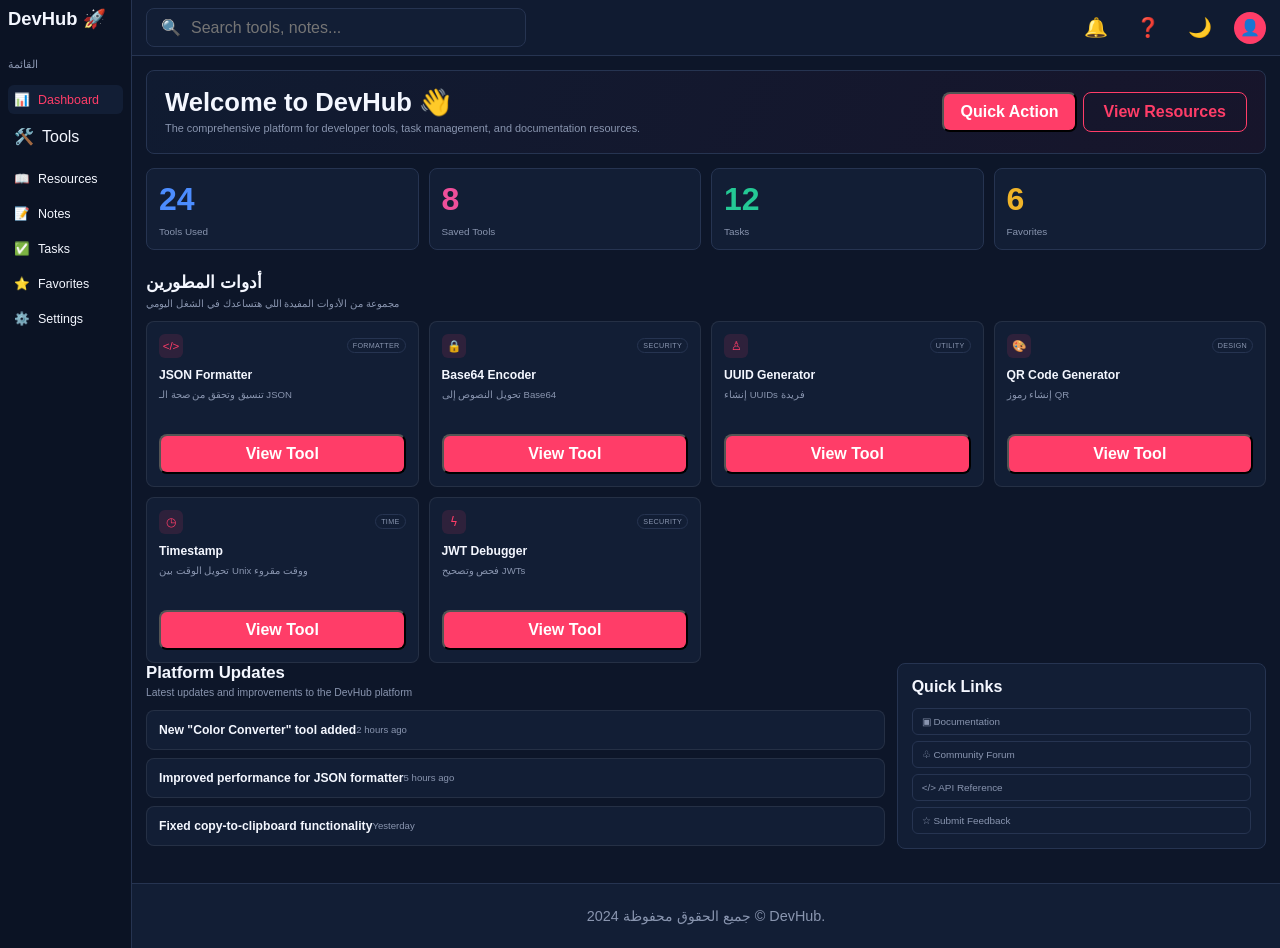
<file: devHub/index.html>
<!DOCTYPE html>
<html lang="ar" dir="ltr">

<head>
    <meta charset="UTF-8">
    <meta name="viewport" content="width=device-width, initial-scale=1.0">
    <title>DevHub - Dashboard</title>
    <link rel="stylesheet" href="assets/css/main.css">
</head>
<body>

    <div class="app-container">
        <aside class="sidebar">
            <header class="logo">
                <h1>DevHub 🚀</h1>
            </header>

            <h3 class="sidebar-title">القائمة</h3>

            <nav class="sidebar-nav">
                <ul>
                    <li class="active"><a href="#"><span aria-hidden="true">📊</span> Dashboard</a></li>
                    <li class="nav-group">
                        <button type="button" class="nav-toggle" id="tools-btn" aria-expanded="false"><span aria-hidden="true">🛠️</span> Tools</button>
                        <ul class="sub-menu" id="sub-menu">
                            <li><a href="#">JSON Formatter</a></li>
                            <li><a href="#">Base64</a></li>
                            <li><a href="#">UUID Generator</a></li>
                            <li><a href="#">Color Converter</a></li>
                            <li><a href="#">Timestamp</a></li>
                        </ul>
                    </li>
                    <li><a href="#"><span aria-hidden="true">📖</span> Resources</a></li>
                    <li><a href="#"><span aria-hidden="true">📝</span> Notes</a></li>
                    <li><a href="#"><span aria-hidden="true">✅</span> Tasks</a></li>
                    <li><a href="#"><span aria-hidden="true">⭐</span> Favorites</a></li>
                    <li><a href="#"><span aria-hidden="true">⚙️</span> Settings</a></li>
                </ul>
            </nav>
        </aside>

        <div class="main-wrapper">
            <header class="top-navbar">
                <label class="search-bar">
                    <span aria-hidden="true">🔍</span>
                    <input type="search" aria-label="Search tools and notes" placeholder="Search tools, notes...">
                </label>

                <div class="nav-actions" aria-label="Quick actions">
                    <button type="button" class="icon-btn" aria-label="Notifications">🔔</button>
                    <button type="button" class="icon-btn" aria-label="Help">❓</button>
                    <button type="button" class="icon-btn" aria-label="Dark Mode">🌙</button>
                    <button type="button" class="profile-btn" aria-label="Profile">👤</button>
                </div>
            </header>

            <main class="main-content">
                <section class="welcome-section">
                    <div class="welcome-text">
                     <h2>Welcome to DevHub 👋</h2>
                        <p>The comprehensive platform for developer tools, task management, and documentation resources.</p>
                    </div>
                    <div class="welcome-actions">
                        <button type="button" class="view-btn">Quick Action</button>
                        <button type="button" class="outline-btn">View Resources</button>
                    </div>
                </section>

                <section class="stats-grid">
                    <div class="stat-card">
                        <h3 class="stat-number blue">24</h3>
                        <p>Tools Used</p>
                    </div>
                    <div class="stat-card">
                        <h3 class="stat-number pink">8</h3>
                        <p>Saved Tools</p>
                    </div>
                    <div class="stat-card">
                        <h3 class="stat-number green">12</h3>
                        <p>Tasks</p>
                    </div>
                    <div class="stat-card">
                        <h3 class="stat-number yellow">6</h3>
                        <p>Favorites</p>
                    </div>
                </section>

                <section class="tools-section">
                    <div class="section-header">
                        <h2>أدوات المطورين</h2>
                        <p>مجموعة من الأدوات المفيدة اللي هتساعدك في الشغل اليومي</p>
                    </div>
                    <div class="tools-grid">
                        <div class="tool-card">
                                                        <div class="tool-card-top"><span class="tool-icon" aria-hidden="true">&lt;/&gt;</span><span class="tool-badge">FORMATTER</span></div>
                            <h3>JSON Formatter</h3>
                                                        <p>تنسيق وتحقق من صحة الـ JSON</p>
                            <button type="button" class="view-btn">View Tool</button>
                        </div>
                        <div class="tool-card">
                                                        <div class="tool-card-top"><span class="tool-icon" aria-hidden="true">🔒</span><span class="tool-badge">SECURITY</span></div>
                            <h3>Base64 Encoder</h3>
                            <p>تحويل النصوص إلى Base64</p>
                            <button type="button" class="view-btn">View Tool</button>
                        </div>
                        <div class="tool-card">
                            <div class="tool-card-top"><span class="tool-icon" aria-hidden="true">♙</span><span class="tool-badge">UTILITY</span></div>
                            <h3>UUID Generator</h3>
                            <p>إنشاء UUIDs فريدة</p>
                            <button type="button" class="view-btn">View Tool</button>
                        </div>
                        <div class="tool-card">
                            <div class="tool-card-top"><span class="tool-icon" aria-hidden="true">🎨</span><span class="tool-badge">DESIGN</span></div>
                            <h3>QR Code Generator</h3>
                            <p>إنشاء رموز QR</p>
                            <button type="button" class="view-btn">View Tool</button>
                        </div>
                        <div class="tool-card">
                                     <div class="tool-card-top"><span class="tool-icon" aria-hidden="true">◷</span><span class="tool-badge">TIME</span></div>
                           <h3>Timestamp</h3>
                                     <p>تحويل الوقت بين Unix ووقت مقروء</p>
                            <button type="button" class="view-btn">View Tool</button>
                        </div>
                        <div class="tool-card">
                            <div class="tool-card-top"><span class="tool-icon" aria-hidden="true">ϟ</span><span class="tool-badge">SECURITY</span></div>
                            <h3>JWT Debugger</h3>
                            <p>فحص وتصحيح JWTs</p>
                            <button type="button" class="view-btn">View Tool</button>
                        </div>
                    </div>
                </section>

                <div class="updates-layout">
                    <section class="updates-section">
                        <div class="section-header">
                            <h2>Platform Updates</h2>
                            <p>Latest updates and improvements to the DevHub platform</p>
                        </div>
                        <div class="updates-grid">
                            <div class="tool-card"><h3>New "Color Converter" tool added</h3><p>2 hours ago</p></div>
                            <div class="tool-card"><h3>Improved performance for JSON formatter</h3><p>5 hours ago</p></div>
                            <div class="tool-card"><h3>Fixed copy-to-clipboard functionality</h3><p>Yesterday</p></div>
                        </div>
                    </section>

                    <aside class="quick-links" aria-labelledby="quick-links-title">
                        <h2 id="quick-links-title">Quick Links</h2>
                        <ul>
                            <li><a href="#">▣ Documentation</a></li>
                            <li><a href="#">♧ Community Forum</a></li>
                            <li><a href="#">&lt;/&gt; API Reference</a></li>
                            <li><a href="#">☆ Submit Feedback</a></li>
                        </ul>
                    </aside>
                </div>
            



            </main>

            <footer class="app-footer">
                <p>جميع الحقوق محفوظة 2024 © DevHub.</p>
            </footer>

        </div>
    </div>
    <script src="assets/js/main.js" defer></script>
</body>
</html>
</file>
<file: devHub/assets/css/main.css>
@import url('variable.css');
@import url('components.css');
@import url('layout.css');
</file>
